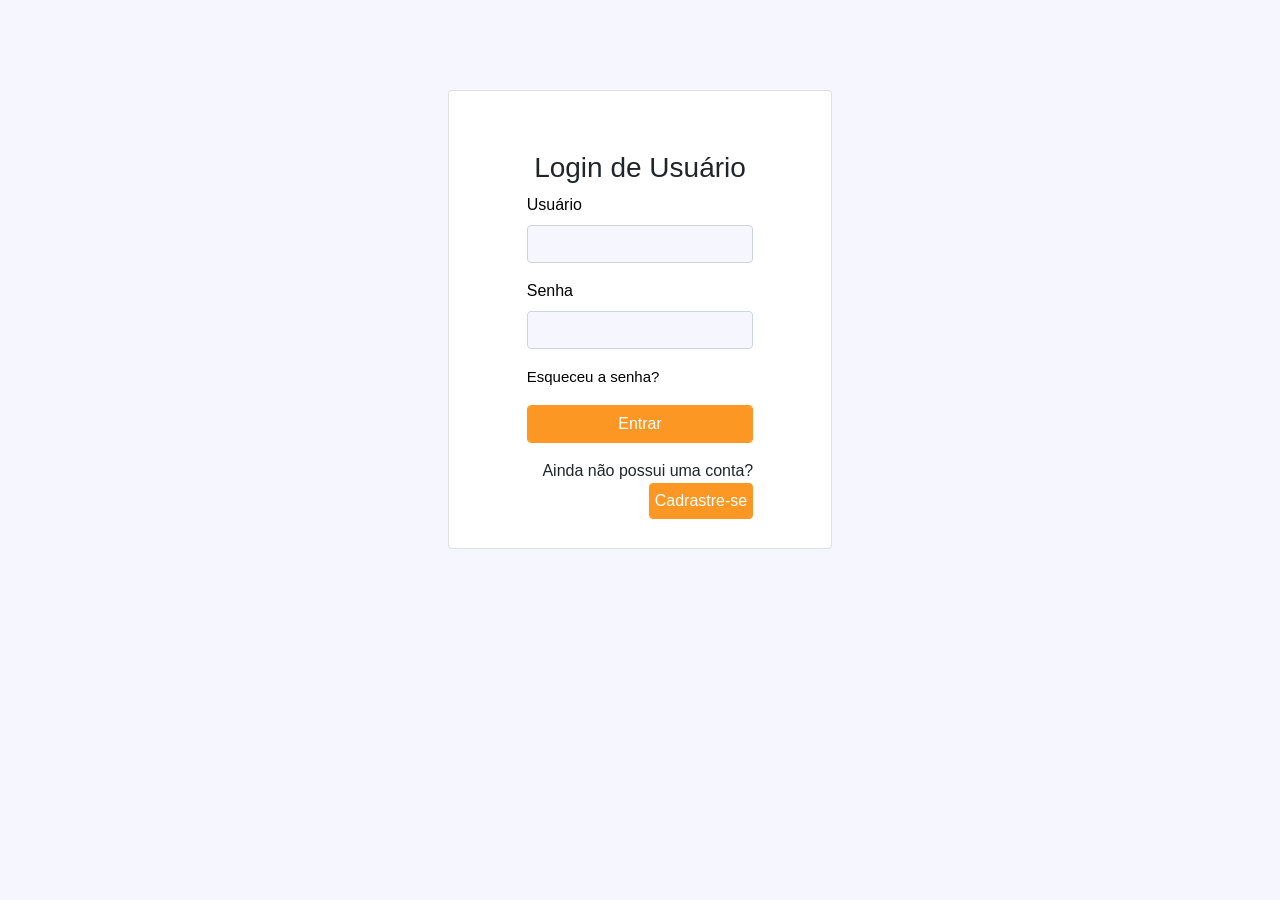
<file: index.html>
<!DOCTYPE html>
<html lang="en">

<head>
    <meta charset="UTF-8">
    <meta name="viewport" content="width=device-width, initial-scale=1.0">
    <title>Realizar Login/Cadastro</title>
    <link rel="stylesheet" href="https://maxcdn.bootstrapcdn.com/bootstrap/4.0.0/css/bootstrap.min.css"
        integrity="sha384-Gn5384xqQ1aoWXA+058RXPxPg6fy4IWvTNh0E263XmFcJlSAwiGgFAW/dAiS6JXm" crossorigin="anonymous">
    <link rel="stylesheet" href="./styles/login.css">
</head>

<body>

    <div class="card">
        <div id="login">
            <h3 class="text-center text-black pt-5">Login de Usuário</h3>
            <div class="container">
                <div id="login-row" class="row justify-content-center align-items-center">
                    <div id="login-column" class="col-md-9">
                        <div id="login-box" class="col-md-12">
                            <form id="login-form" class="form" method="post" action="http://localhost:6789/login">
                                <div class="form-group text-left">
                                    <label for="username" class="text-info">Usuário</label><br>
                                    <input type="text" name="username" id="username" class="form-control">
                                </div>
                                <div class="form-group text-left">
                                    <label for="password" class="text-info">Senha</label><br>
                                    <input type="password" name="password" id="password" class="form-control">
                                </div>
                                <div class="form-group text-left">
                                    <a href="#" class="recuperar_senha">Esqueceu a senha?</a>
                                </div>
                                <div class="form-group text-left">
                                    <input type="submit" name="submit" id="submit" class="form-control" value="Entrar">

                                </div>
                            </form>
                            <div class="form-group text-right">
                                <p href="#" class="nao_tem_conta?">Ainda não possui uma conta?
                                    <button type="button" class="btn btn-info" id="cadastrese" data-toggle="modal"
                                        data-target="#loginModal">Cadrastre-se</button>
                                </p>
                            </div>
                        </div>
                    </div>
                </div>
            </div>
        </div>
    </div>

    <!-- Modal novo cadastro -->
    <div class="modal fade" id="loginModal" tabindex="-1" role="dialog" aria-labelledby="loginModalLabel"
        aria-hidden="true">
        <div class="modal-dialog" role="document">
            <div class="modal-content">
                <div class="modal-header">
                    <h5 class="modal-title" id="loginModalLabel">Novo Cadastro</h5>
                    <button type="button" class="close" data-dismiss="modal" aria-label="Close">
                        <span aria-hidden="true">&times;</span>
                    </button>
                </div>
                <div class="modal-body">
                    <div id="login-box" class="col-md-12">
                        <form id="login-form" class="form" method="post"
                            action="http://localhost:6789//cadastrar/usuario">
                            <!-- <form id="login-form" class="form" method="post" onsubmit="loginUser (this)"> -->
                            <h3 class="text-center text-info">Cadastro de novo usuário</h3>
                            <div class="form-group">
                                <label for="txt_nome" class="text-info">Nome Completo</label><br>
                                <input type="text" name="txt_nome" id="txt_nome" class="form-control">
                            </div>
                            <div class="form-group">
                                <label for="txt_login" class="text-info">Usuário</label><br>
                                <input type="text" name="txt_login" id="txt_login" class="form-control">
                            </div>
                            <div class="form-group">
                                <label for="txt_email" class="text-info">Email</label><br>
                                <input type="text" name="txt_email" id="txt_email" class="form-control">
                            </div>
                            <div class="form-group">
                                <label for="txt_senha" class="text-info">Senha</label><br>
                                <input type="password" name="txt_senha" id="txt_senha" class="form-control">
                            </div>
                        </form>
                    </div>
                </div>
                <div class="modal-footer">
                    <button type="button" class="btn btn-secondary" data-dismiss="modal">Cancelar</button>
                    <button type="button" id="btn_salvar" class="btn btn-info">Cadastrar</button>
                </div>
            </div>
        </div>
    </div>

    <script src="./src/login.js"></script>

    <script>
        function processaFormLogin(event) {
            event.preventDefault();
            var username = document.getElementById('username').value;
            var password = document.getElementById('password').value;
            resultadoLogin = loginUser(username, password);
            if (resultadoLogin) {
                window.location.href = 'calendario.html';
            }
            else {
                document.getElementById('username').value = "";
                document.getElementById('password').value = "";
                alert('Usuário ou senha incorretos');
            }
        }

        function esqueceuAsenha(event) {
            event.preventDefault();
            var novaSenha = document.getElementById('txt_novaSenha').value;
        }

        function salvaLogin(event) {
            event.preventDefault();
            let login = document.getElementById('txt_login').value;
            let nome = document.getElementById('txt_nome').value;
            let email = document.getElementById('txt_email').value;
            let senha = document.getElementById('txt_senha').value;

            if (login == 0 || nome == 0 || email == 0 || senha == 0) {
                salvaLogin.disabled = true;
                alert('Cadastro negado. Não pode haver campos em branco.');
                return

            } else {
                addUser(nome, login, senha, email);
                document.getElementById('txt_login').value = "";
                document.getElementById('txt_nome').value = "";
                document.getElementById('txt_email').value = "";
                document.getElementById('txt_senha').value = "";
                alert('Cadastro realizado com sucesso.');
                window.location.reload();
                return
            }

            $('#loginModal').modal('hide');
        }
        document.getElementById('login-form').addEventListener('submit', processaFormLogin);
        document.getElementById('btn_salvar').addEventListener('click', salvaLogin);        
    </script>

    <script src="https://code.jquery.com/jquery-3.2.1.slim.min.js"
        integrity="sha384-KJ3o2DKtIkvYIK3UENzmM7KCkRr/rE9/Qpg6aAZGJwFDMVNA/GpGFF93hXpG5KkN"
        crossorigin="anonymous"></script>
    <script src="https://cdnjs.cloudflare.com/ajax/libs/popper.js/1.12.9/umd/popper.min.js"
        integrity="sha384-ApNbgh9B+Y1QKtv3Rn7W3mgPxhU9K/ScQsAP7hUibX39j7fakFPskvXusvfa0b4Q"
        crossorigin="anonymous"></script>
    <script src="https://maxcdn.bootstrapcdn.com/bootstrap/4.0.0/js/bootstrap.min.js"
        integrity="sha384-JZR6Spejh4U02d8jOt6vLEHfe/JQGiRRSQQxSfFWpi1MquVdAyjUar5+76PVCmYl"
        crossorigin="anonymous"></script>
</body>

</html>
</file>
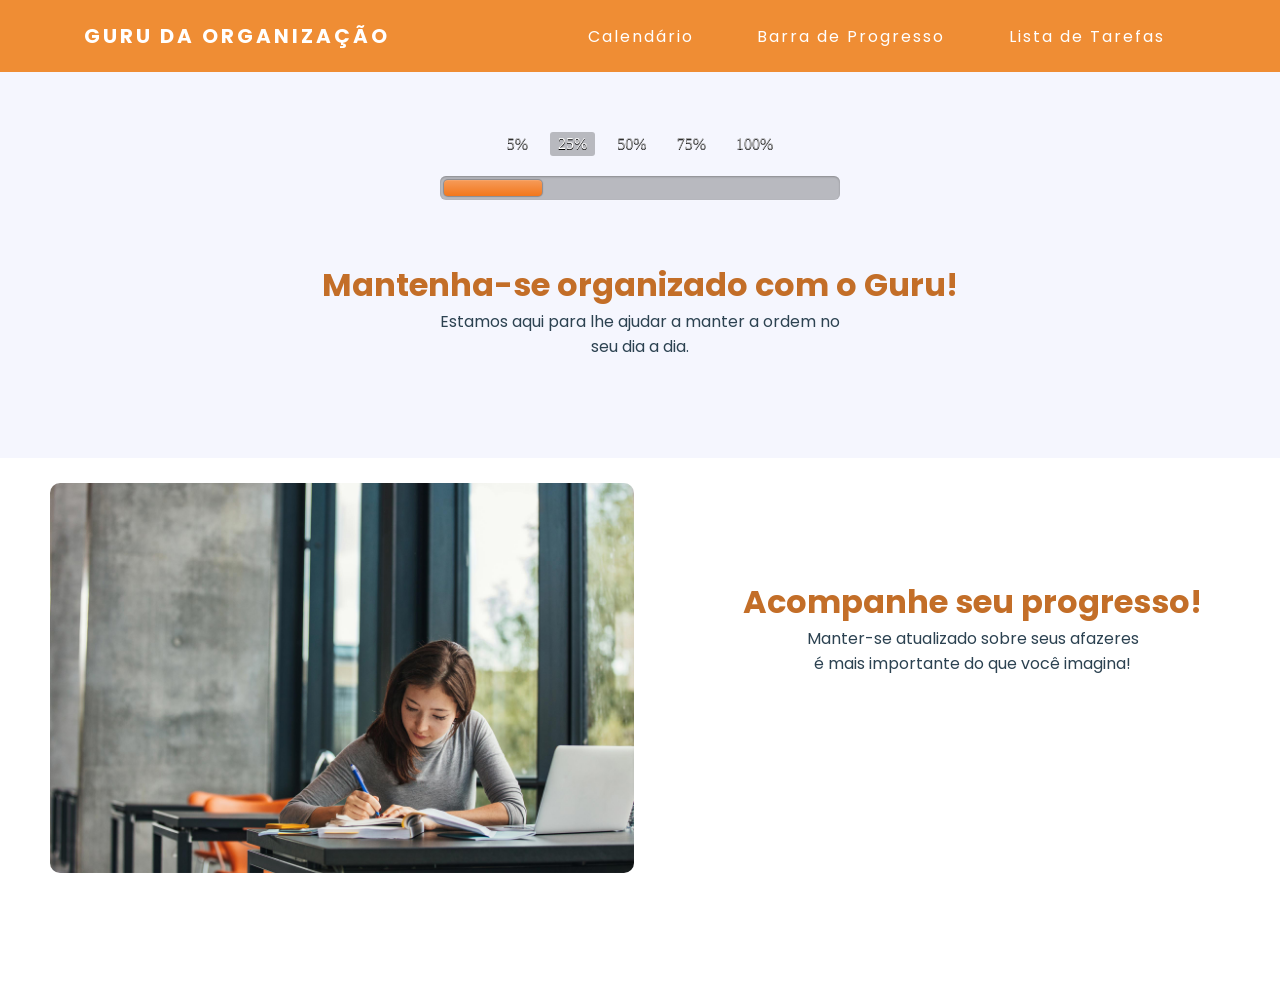
<file: barra.html>
<!DOCTYPE html>
<html lang="'pt">

<head>
  <meta charset="UTF-8">
  <meta name="viewport" content="width-device-width, initial-scale=1.0">

  <link href="https://fonts.googleapis.com/css?family=Poppins" rel="stylesheet">
  <link rel="stylesheet" href="./styles/barra.css" />
</head>

<body>
  <nav>
    <div class="logo">
      <h4>Guru da Organização</h4>
    </div>
    <ul class="nav-links">
      <li><a href="calendario.html">Calendário</a></li>
      <li><a href="barra.html">Barra de Progresso</a></li>
      <li><a href="lista.html">Lista de Tarefas</a></li>
    </ul>
    <div class="burger">
      <div class="line1"></div>
      <div class="line2"></div>
      <div class="line3"></div>
    </div>
  </nav>

  <div class="container">
    <input type="radio" class="radio" name="progress" value="five" id="five">
    <label for="five" class="label">5%</label>

    <input type="radio" class="radio" name="progress" value="twentyfive" id="twentyfive" checked>
    <label for="twentyfive" class="label">25%</label>

    <input type="radio" class="radio" name="progress" value="fifty" id="fifty">
    <label for="fifty" class="label">50%</label>

    <input type="radio" class="radio" name="progress" value="seventyfive" id="seventyfive">
    <label for="seventyfive" class="label">75%</label>

    <input type="radio" class="radio" name="progress" value="onehundred" id="onehundred">
    <label for="onehundred" class="label">100%</label>

    <div class="progress">
      <div class="progress-bar"></div>
    </div>
  </div>

  <div class="content">
    <h1>Mantenha-se organizado com o Guru!</h1>
    <p>Estamos aqui para lhe ajudar a manter a ordem no<br> seu dia a dia.</p>
  </div>

  <div class="imagem">
    <div class="foto">
      <img src="./images/foto.jpg">
    </div>
    <div class="content2">
      <h1>Acompanhe seu progresso!</h1>
      <p>Manter-se atualizado sobre seus afazeres<br>é mais importante do que você imagina!</p>
    </div>
  </div>

  <script src="./src/barra.js"></script>
</body>

<script>
  window.addEventListener('mouseover', initLandbot, { once: true });
  window.addEventListener('touchstart', initLandbot, { once: true });
  var myLandbot;
  function initLandbot() {
    if (!myLandbot) {
      var s = document.createElement('script');s.type = 'text/javascript';s.async = true;
      s.addEventListener('load', function() {
        myLandbot = new Landbot.Popup({
          configUrl: 'https://storage.googleapis.com/landbot.online/v3/H-1412942-2SKIMUFP8294NFZ9/index.json',
        });
      });
      s.src = 'https://cdn.landbot.io/landbot-3/landbot-3.0.0.js';
      var x = document.getElementsByTagName('script')[0];
      x.parentNode.insertBefore(s, x);
    }
  }
  </script>

</html>
</file>
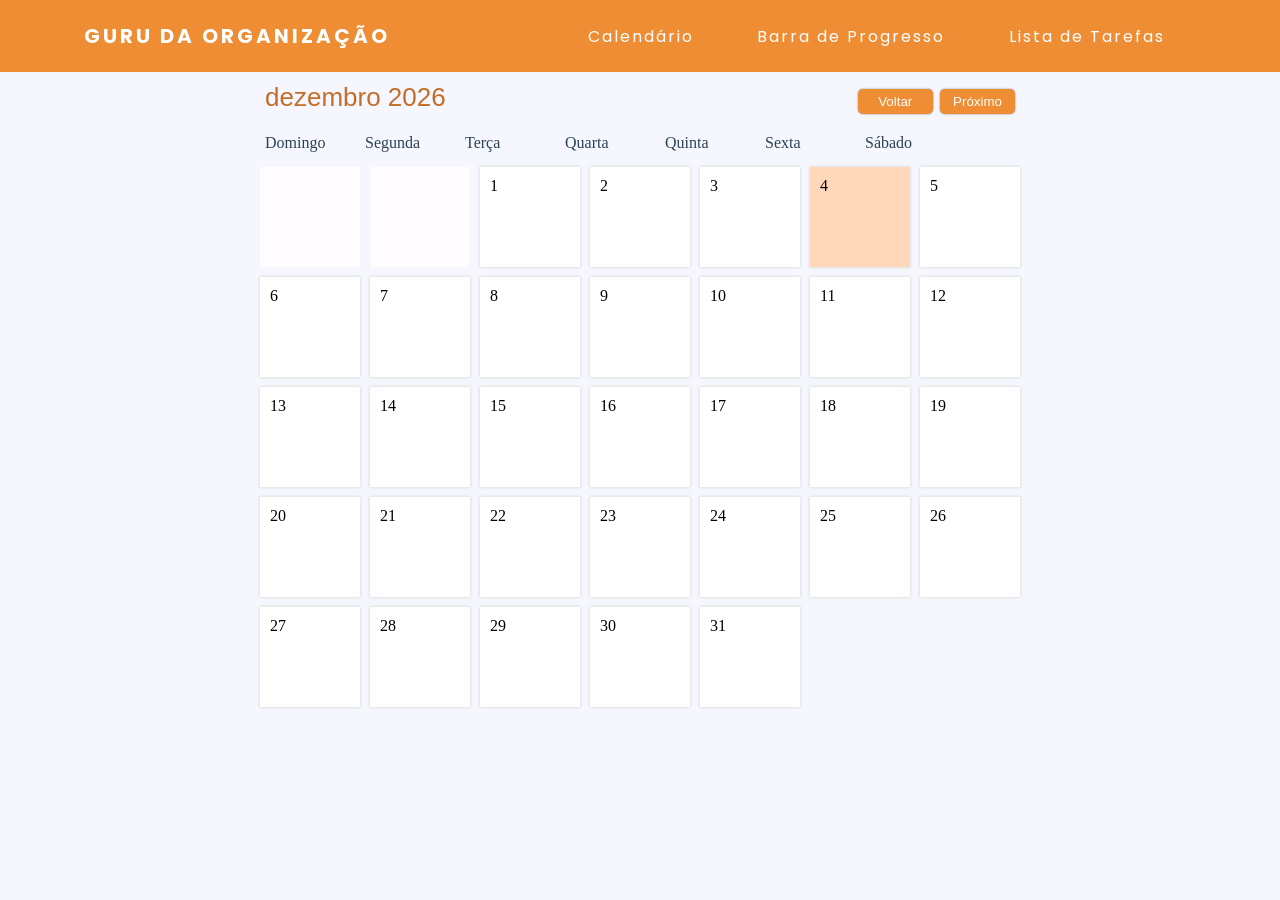
<file: calendario.html>
<!DOCTYPE html>
<html lang="pt-br">

<head>
    <meta charset="UTF-8">
    <meta name="viewport" content="width=device-width, initial-scale=1.0">
    <title>Calendário</title>

    <link href="https://fonts.googleapis.com/css?family=Poppins" rel="stylesheet">
    <link rel="stylesheet" href="./styles/calendario.css">
</head>

<body>
    <nav>
        <div class="logo">
            <h4>Guru da Organização</h4>
        </div>
        <ul class="nav-links">
            <li><a href="calendario.html">Calendário</a></li>
            <li><a href="barra.html">Barra de Progresso</a></li>
            <li><a href="lista.html">Lista de Tarefas</a></li>
        </ul>
        <div class="burger">
            <div class="line1"></div>
            <div class="line2"></div>
            <div class="line3"></div>
        </div>
    </nav>

    <div class="bloco1">
        <div id="container">
            <div id="header">
                <div id="monthDisplay"></div>
                <div>
                    <button id="backButton">Voltar</button>
                    <button id="nextButton">Próximo</button>
                </div>
            </div>

            <div id="weekdays">
                <div>Domingo</div>
                <div>Segunda</div>
                <div>Terça</div>
                <div>Quarta</div>
                <div>Quinta</div>
                <div>Sexta</div>
                <div>Sábado</div>
            </div>

            <div id="calendar"></div>
        </div>

        <div id="newEventModal">
            <h2>Novo Evento</h2>

            <input id="eventTitleInput" placeholder="Título do Evento" />

            <button id="saveButton">Salvar</button>
            <button id="cancelButton">Cancelar</button>
        </div>

        <div id="deleteEventModal">
            <h2>Evento</h2>

            <p id="eventText"></p>

            <button id="deleteButton">Deletar</button>
            <button id="closeButton">Fechar</button>
        </div>

        <div id="modalBackDrop"></div>
    </div>

    <script src="./src/calendario.js"></script>
</body>

<script>
    window.addEventListener('mouseover', initLandbot, { once: true });
    window.addEventListener('touchstart', initLandbot, { once: true });
    var myLandbot;
    function initLandbot() {
        if (!myLandbot) {
            var s = document.createElement('script'); s.type = 'text/javascript'; s.async = true;
            s.addEventListener('load', function () {
                myLandbot = new Landbot.Popup({
                    configUrl: 'https://storage.googleapis.com/landbot.online/v3/H-1412942-2SKIMUFP8294NFZ9/index.json',
                });
            });
            s.src = 'https://cdn.landbot.io/landbot-3/landbot-3.0.0.js';
            var x = document.getElementsByTagName('script')[0];
            x.parentNode.insertBefore(s, x);
        }
    }
</script>

</html>
</file>
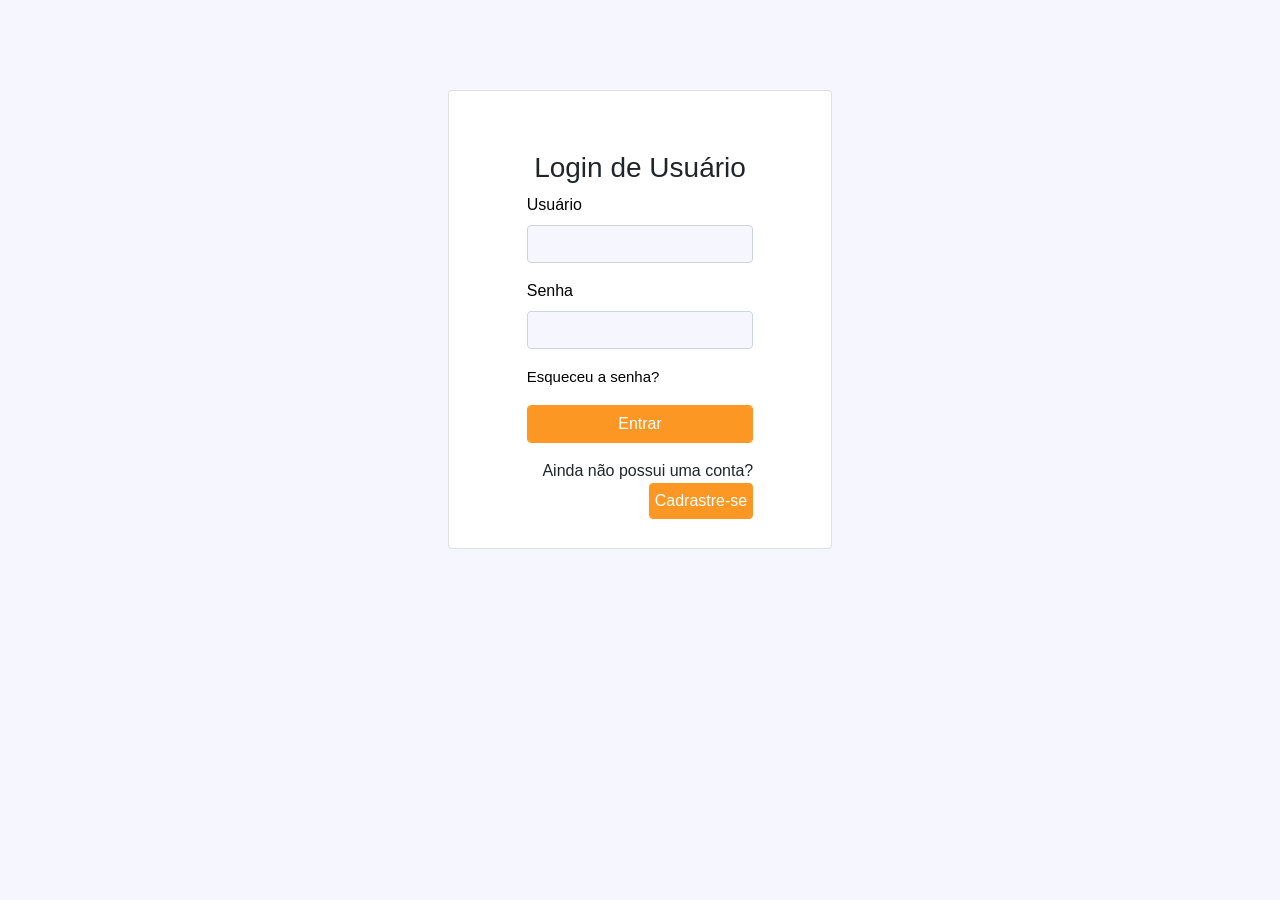
<file: indexLogin.html>
<!DOCTYPE html>
<html lang="en">

<head>
    <meta charset="UTF-8">
    <meta name="viewport" content="width=device-width, initial-scale=1.0">
    <title>Login</title>
    <link rel="stylesheet" href="https://maxcdn.bootstrapcdn.com/bootstrap/4.0.0/css/bootstrap.min.css"
        integrity="sha384-Gn5384xqQ1aoWXA+058RXPxPg6fy4IWvTNh0E263XmFcJlSAwiGgFAW/dAiS6JXm" crossorigin="anonymous">
    <link rel="stylesheet" href="./styles/login.css">
    <script src="./src/login.js"></script>
    <script>
        if (!usuarioCorrente.login) {
            window.location.href = LOGIN_URL;
        }

        function exibeUsuarios() {
            let listaUsuarios = '';
            for (i = 0; i < db_usuarios.usuarios.length; i++) {
                let usuario = db_usuarios.usuarios[i];
                listaUsuarios += `<tr><td scope="row">${usuario.nome}</td><td>${usuario.login}</td><td>${usuario.email}</td></tr>`;
            }
            document.getElementById("table-usuarios").innerHTML = listaUsuarios
        }

        function initPage() {
            document.getElementById('btn_logout').addEventListener('click', logoutUser);
            document.getElementById('nomeUsuario').innerHTML = usuarioCorrente.nome;
            exibeUsuarios();
        }

        window.addEventListener('load', initPage);
    </script>
</head>

<body>
    <h1 class="text-center text-black pt-5">Olá <span id="nomeUsuario"></span>, seja bem-vindo!</h1>
    <div class="container">
        <table id="grid-usuarios" class="table table-striped">
            <thead>
                <tr>
                    <th scope="col">Nome</th>
                    <th scope="col">Login</th>
                    <th scope="col">E-mail</th>
                </tr>
            </thead>
            <tbody id="table-usuarios">
                <tr>
                    <td></td>
                    <td></td>
                    <td></td>
                </tr>
            </tbody>
        </table>
        <button id="btn_logout">Efetuar Logout</button>
    </div>

    <script src="https://code.jquery.com/jquery-3.2.1.slim.min.js"
        integrity="sha384-KJ3o2DKtIkvYIK3UENzmM7KCkRr/rE9/Qpg6aAZGJwFDMVNA/GpGFF93hXpG5KkN"
        crossorigin="anonymous"></script>
    <script src="https://cdnjs.cloudflare.com/ajax/libs/popper.js/1.12.9/umd/popper.min.js"
        integrity="sha384-ApNbgh9B+Y1QKtv3Rn7W3mgPxhU9K/ScQsAP7hUibX39j7fakFPskvXusvfa0b4Q"
        crossorigin="anonymous"></script>
    <script src="https://maxcdn.bootstrapcdn.com/bootstrap/4.0.0/js/bootstrap.min.js"
        integrity="sha384-JZR6Spejh4U02d8jOt6vLEHfe/JQGiRRSQQxSfFWpi1MquVdAyjUar5+76PVCmYl"
        crossorigin="anonymous"></script>
</body>

</html>
</file>
<file: styles/login.css>
body {
    /*background-color: #ff8700;
    background-color: white;*/
    background-color: #f5f6fe;
}

.modal-content{
    /*background-color: #ff9c2b;
    background-color: #ef8d34;*/
    background-color: white;
}

.text-info{
    color: black !important;
    text-align: left;
}

#username { /*box do usuario*/
    background-color: #f5f6fe;
}

#password { /*box da senha*/
    background-color: #f5f6fe;
}

#txt_nome { /*box do nome*/
    background-color: #f5f6fe;
}

#txt_login { /*box do nome de login*/
    background-color: #f5f6fe;
}

#txt_email { /*box do email*/
    background-color: #f5f6fe;
}

#txt_senha { /*box da senha*/
    background-color: #f5f6fe;
}

#txt_senha2 { /*box da confirmacao senha*/
    background-color: #f5f6fe;
}

#submit{ /*botão entrar*/
    /*background-color: #ff8700;*/
    background-color: #fc9723;
    border: solid thin #fc9723;
    color: white;
    cursor: pointer;
}

#btn_logout{
    background-color: #fc9723;
    color: white;
    border-radius: 3px;
    border: solid thin #fc9723;
    padding: 5px;
    float: right;
}


.btn-info{ /*botão de cadastre-se*/
    background-color: #fc9723;
    border: solid thin #fc9723;
    padding: 5px;
    cursor: pointer;
}

.row #cadastrese:hover{
    background-color: #fc9723;
}

#btn_salvar:hover{
    background-color: #fc9723;
}

.btn-secondary{
    padding: 5px;
}

.card-footer text-left text-black{
    text-align: right;
}

.form-group a { /*esqueceu a senha*/
    text-align: right;
    font-size: 15px;
    color: black;
}

.card {
    padding-top: 1%;
    padding-bottom: 1%;
    margin: 7% 35%;
    text-align: center;
    /*background-color: #ff9c2b;*/
    background-color: white;
}
</file>
<file: styles/barra.css>
* {
  margin: 0px;
  padding: 0px;
  box-sizing: border-box;
}

body {
  color: #404040;
  background: #f5f6fe;
  margin: 0;
  padding: 0;
}

nav {
  display: flex;
  justify-content: space-around;
  align-items: center;
  min-height: 8vh;
  background-color: #EF8D34;
  font-family: 'Poppins', sans-serif;
}

.logo {
  color: white;
  text-transform: uppercase;
  letter-spacing: 3px;
  font-size: 20px;
  ;
}

.nav-links {
  display: flex;
  justify-content: space-around;
  width: 50%;
}

.nav-links a {
  color: white;
  text-decoration: none;
  letter-spacing: 2px;
  font-size: 16px;
}

.nav-links li {
  list-style: none;
}

.burger {
  display: none;
  cursor: pointer;
}

.burger div {
  width: 25px;
  height: 2.5px;
  background-color: white;
  margin: 5px;
  transition: all 0.3s ease;
}

@media screen and (max-width:1024px) {
  .nav-links {
    width: 60%;
  }
}

@media screen and (max-width:768px) {
  body {
    overflow-x: hidden;
  }

  .nav-links {
    position: absolute;
    right: 0px;
    height: 92vh;
    top: 8vh;
    background-color: #EF8D34;
    display: flex;
    flex-direction: column;
    align-items: center;
    width: 50%;
    transform: translateX(100%);
    transition: transform 0.5s ease-in;
  }

  .nav-links li {
    opacity: 0;
  }

  .burger {
    display: block;
  }
}

.nav-active {
  transform: translateX(0%);
}

@keyframes navLinkFade {
  from {
    opacity: 0;
    transform: translateX(50px);
  }

  to {
    opacity: 1;
    transform: translateX(0px);
  }
}

.toggle .line1 {
  transform: rotate(-45deg) translate(-5px, 6px);
}

.toggle .line2 {
  opacity: 0;
}

.toggle .line3 {
  transform: rotate(45deg) translate(-5px, -6px);
}

.container {
  margin: 60px auto;
  width: 400px;
  text-align: center;
}

.container .progress {
  margin: 0 auto;
  width: 400px;
}

.progress {
  padding: 4px;
  background: rgba(0, 0, 0, 0.25);
  border-radius: 6px;
  -webkit-box-shadow: inset 0 1px 2px rgba(0, 0, 0, 0.25), 0 1px rgba(255, 255, 255, 0.08);
  box-shadow: inset 0 1px 2px rgba(0, 0, 0, 0.25), 0 1px rgba(255, 255, 255, 0.08);
}

.progress-bar {
  height: 16px;
  border-radius: 4px;
  background-image: -webkit-linear-gradient(top, rgba(255, 255, 255, 0.3), rgba(255, 255, 255, 0.05));
  background-image: -moz-linear-gradient(top, rgba(255, 255, 255, 0.3), rgba(255, 255, 255, 0.05));
  background-image: -o-linear-gradient(top, rgba(255, 255, 255, 0.3), rgba(255, 255, 255, 0.05));
  background-image: linear-gradient(to bottom, rgba(255, 255, 255, 0.3), rgba(255, 255, 255, 0.05));
  -webkit-transition: 0.4s linear;
  -moz-transition: 0.4s linear;
  -o-transition: 0.4s linear;
  transition: 0.4s linear;
  -webkit-transition-property: width, background-color;
  -moz-transition-property: width, background-color;
  -o-transition-property: width, background-color;
  transition-property: width, background-color;
  -webkit-box-shadow: 0 0 1px 1px rgba(0, 0, 0, 0.25), inset 0 1px rgba(255, 255, 255, 0.1);
  box-shadow: 0 0 1px 1px rgba(0, 0, 0, 0.25), inset 0 1px rgba(255, 255, 255, 0.1);
}

#five:checked~.progress>.progress-bar {
  width: 5%;
  background-color: #f63a0f;
}

#twentyfive:checked~.progress>.progress-bar {
  width: 25%;
  background-color: #f27011;
}

#fifty:checked~.progress>.progress-bar {
  width: 50%;
  background-color: #f2b01e;
}

#seventyfive:checked~.progress>.progress-bar {
  width: 75%;
  background-color: #f2d31b;
}

#onehundred:checked~.progress>.progress-bar {
  width: 100%;
  background-color: #86e01e;
}

.radio {
  display: none;
}

.label {
  display: inline-block;
  margin: 0 5px 20px;
  padding: 3px 8px;
  color: #aaa;
  text-shadow: 0 1px black;
  border-radius: 3px;
  cursor: pointer;
}

.radio:checked+.label {
  color: white;
  background: rgba(0, 0, 0, 0.25);
}


.header {
  display: flex;
}

.header>li>a {
  text-decoration: none;
  font-size: 1.1rem;
  font-family: sans-serif;
  font-weight: 700;
  color: #000;
}

.header>li>a.active {
  text-decoration: none;
  color: #e00;
}

.header>li {
  list-style-type: none;
  padding: 10px 20px 10px 0;
}

.bloco {
  display: flex;
  justify-content: center;
  background-color: #d9d9d9;
}

.content {
  width: 100%;
  position: relative;
  top: 40%;
  transform: translateY(-50%);
  text-align: center;
  color: #C36E28;
  font-family: 'Poppins', sans-serif;
  padding-top: 100px;
  z-index: -1;
}

.content p {
  color: #2C4251;
}

.imagem {
  height: 60vh;
  padding-left: 50px;
  background-color: white;
}

.content2 {
  float: right;
  width: 50%;
  padding-top: 120px;
  text-align: center;
  color: #C36E28;
  align-items: center;
  font-family: 'Poppins', sans-serif;
}

.content2 p {
  color: #2C4251;
}

.foto {
  float: left;
  width: 50%;
  padding-top: 25px;
}

.foto img {
  width: 95%;
  border-radius: 10px;
}
</file>
<file: styles/calendario.css>
* {
    margin: 0px;
    padding: 0px;
    box-sizing: border-box;
}

nav {
    display: flex;
    justify-content: space-around;
    align-items: center;
    min-height: 8vh;
    background-color: #EF8D34;
    font-family: 'Poppins', sans-serif;
}

.logo {
    color: white;
    text-transform: uppercase;
    letter-spacing: 3px;
    font-size: 20px;
    ;
}

.nav-links {
    display: flex;
    justify-content: space-around;
    width: 50%;
}

.nav-links a {
    color: white;
    text-decoration: none;
    letter-spacing: 2px;
    font-size: 16px;
}

.nav-links li {
    list-style: none;
}

.burger {
    display: none;
    cursor: pointer;
}

.burger div {
    width: 25px;
    height: 2.5px;
    background-color: white;
    margin: 5px;
    transition: all 0.3s ease;
}

@media screen and (max-width:1024px) {
    .nav-links {
        width: 60%;
    }
}

@media screen and (max-width:768px) {
    body {
        overflow-x: hidden;
    }

    .nav-links {
        position: absolute;
        right: 0px;
        height: 92vh;
        top: 8vh;
        background-color: #EF8D34;
        display: flex;
        flex-direction: column;
        align-items: center;
        width: 50%;
        transform: translateX(100%);
        transition: transform 0.5s ease-in;
    }

    .nav-links li {
        opacity: 0;
    }

    .burger {
        display: block;
    }
}

.nav-active {
    transform: translateX(0%);
}

@keyframes navLinkFade {
    from {
        opacity: 0;
        transform: translateX(50px);
    }

    to {
        opacity: 1;
        transform: translateX(0px);
    }
}

.toggle .line1 {
    transform: rotate(-45deg) translate(-5px, 6px);
}

.toggle .line2 {
    opacity: 0;
}

.toggle .line3 {
    transform: rotate(45deg) translate(-5px, -6px);
}

body {
    justify-content: center;
    background-color: #f5f6fe;
    margin: 0;
    padding: 0;
}

button {
    width: 75px;
    cursor: pointer;
    box-shadow: 0px 0px 2px gray;
    border: none;
    outline: none;
    padding: 5px;
    border-radius: 5px;
    color: white;
}

#header {
    padding: 10px;
    color: #C36E28;
    font-size: 26px;
    font-family: sans-serif;
    display: flex;
    justify-content: space-between;
}

#header button {
    background-color: #EF8D34;
}

#container {
    width: 770px;
}

#weekdays {
    width: 100%;
    display: flex;
    color: #2C4251;
}

#weekdays div {
    width: 100px;
    padding: 10px;
}

#calendar {
    width: 100%;
    margin: auto;
    display: flex;
    flex-wrap: wrap;
}

.day {
    width: 100px;
    padding: 10px;
    height: 100px;
    cursor: pointer;
    box-sizing: border-box;
    background-color: white;
    margin: 5px;
    box-shadow: 0px 0px 3px #CBD4C2;
    display: flex;
    flex-direction: column;
    justify-content: space-between;
}

.day:hover {
    background-color: #fff2e8;
}

.day+#currentDay {
    background-color: #ffd8bb;
}

.event {
    font-size: 10px;
    padding: 3px;
    background-color: #7899D4;
    color: white;
    border-radius: 5px;
    max-height: 55px;
    overflow: hidden;
}

.padding {
    cursor: default !important;
    background-color: #FFFCFF !important;
    box-shadow: none !important;
}

#newEventModal,
#deleteEventModal {
    display: none;
    z-index: 20;
    padding: 25px;
    background-color: #f5f6fe;
    box-shadow: 0px 0px 3px black;
    border-radius: 5px;
    width: 350px;
    top: 100px;
    left: calc(50% - 175px);
    position: absolute;
    font-family: sans-serif;
}

#eventTitleInput {
    padding: 10px;
    width: 100%;
    box-sizing: border-box;
    margin-bottom: 25px;
    border-radius: 3px;
    outline: none;
    border: none;
    box-shadow: 0px 0px 3px gray;
}

#eventTitleInput.error {
    border: 2px solid red;
}

#cancelButton,
#deleteButton {
    background-color: #EF8D34;
}

#saveButton,
#closeButton {
    background-color: #7899D4;
}

#eventText {
    font-size: 14px;
}

#modalBackDrop {
    display: none;
    top: 0px;
    left: 0px;
    z-index: 10;
    width: 100vw;
    height: 100vh;
    position: absolute;
    background-color: rgba(0, 0, 0, 0.8);
}


.header {
    display: flex;
}

.header>li>a {
    text-decoration: none;
    font-size: 1.1rem;
    font-family: sans-serif;
    font-weight: 700;
    color: #000;
}

.header>li>a.active {
    text-decoration: none;
    color: #e00;
}

.header>li {
    list-style-type: none;
    padding: 10px 20px 10px 0;
}

.bloco {
    display: flex;
    justify-content: center;
    background-color: #d9d9d9;
}

.bloco1 {
    display: flex;
    justify-content: center;
}
</file>
